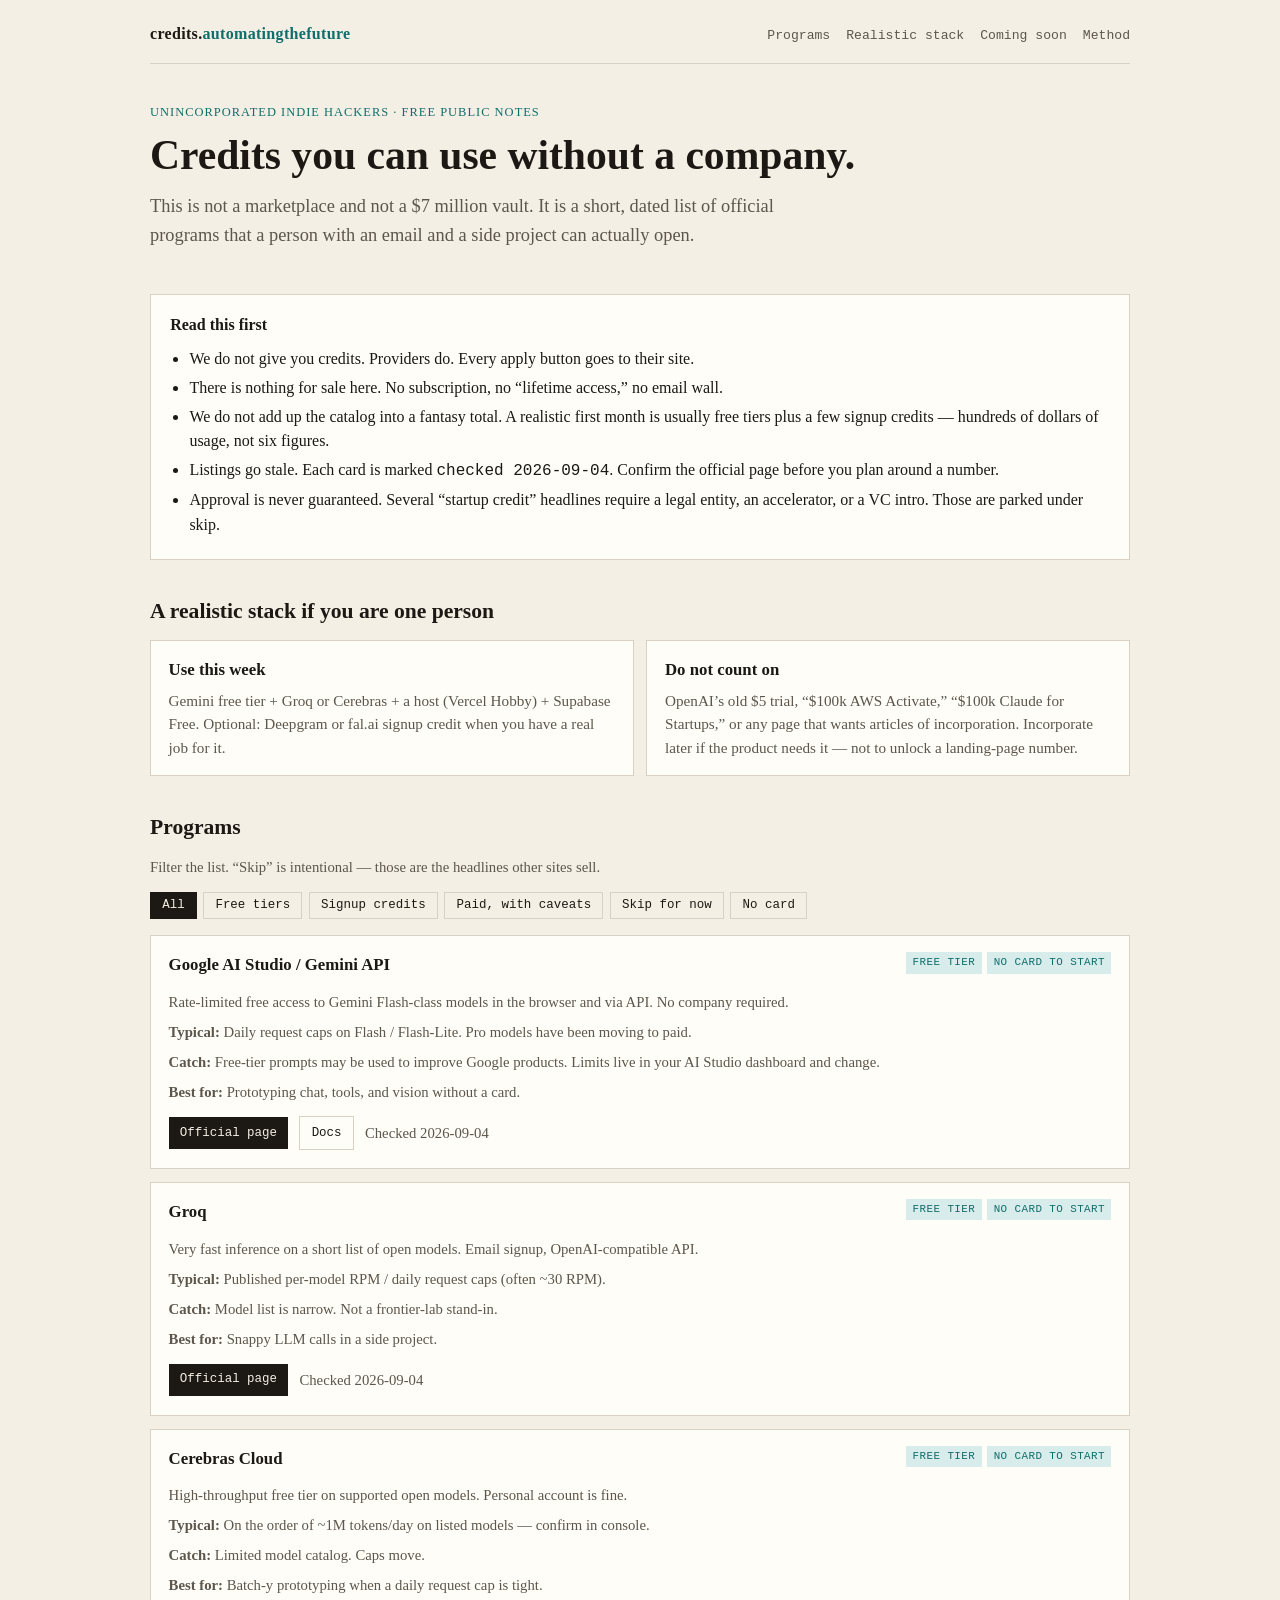
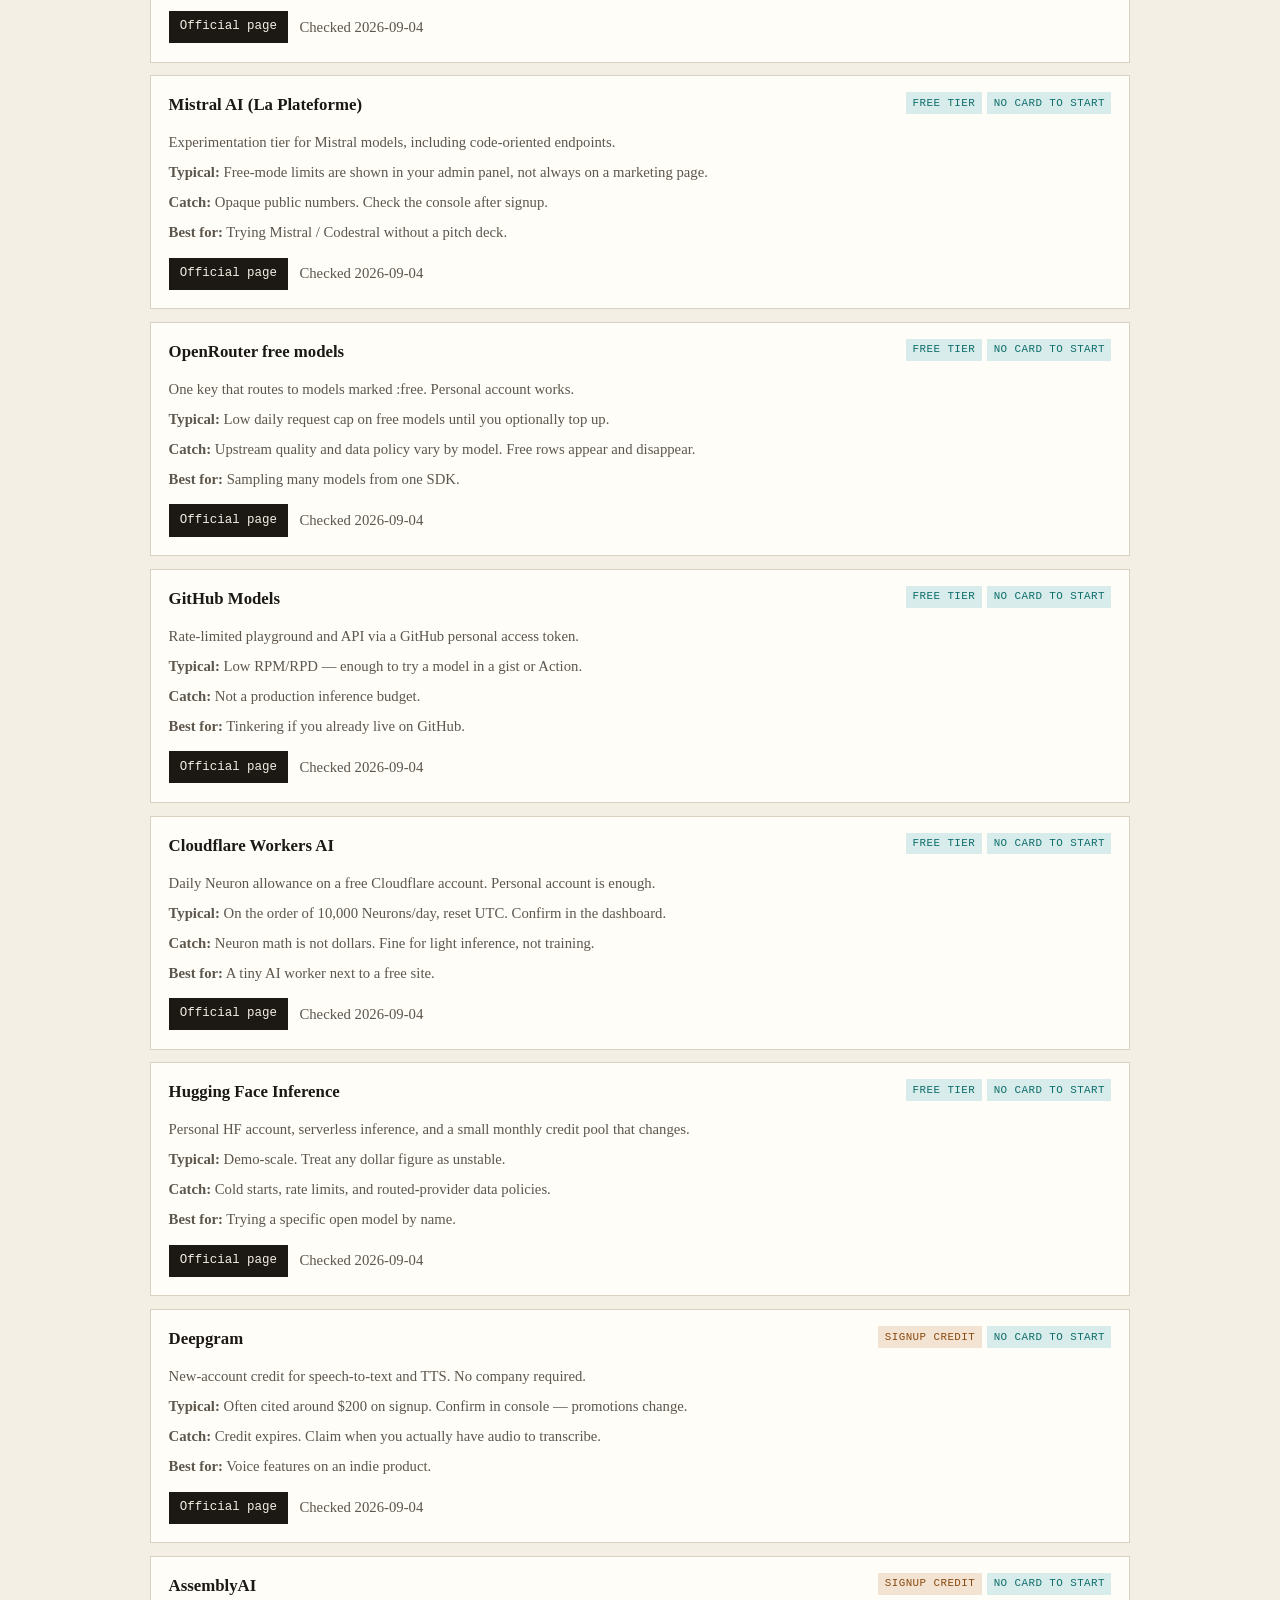
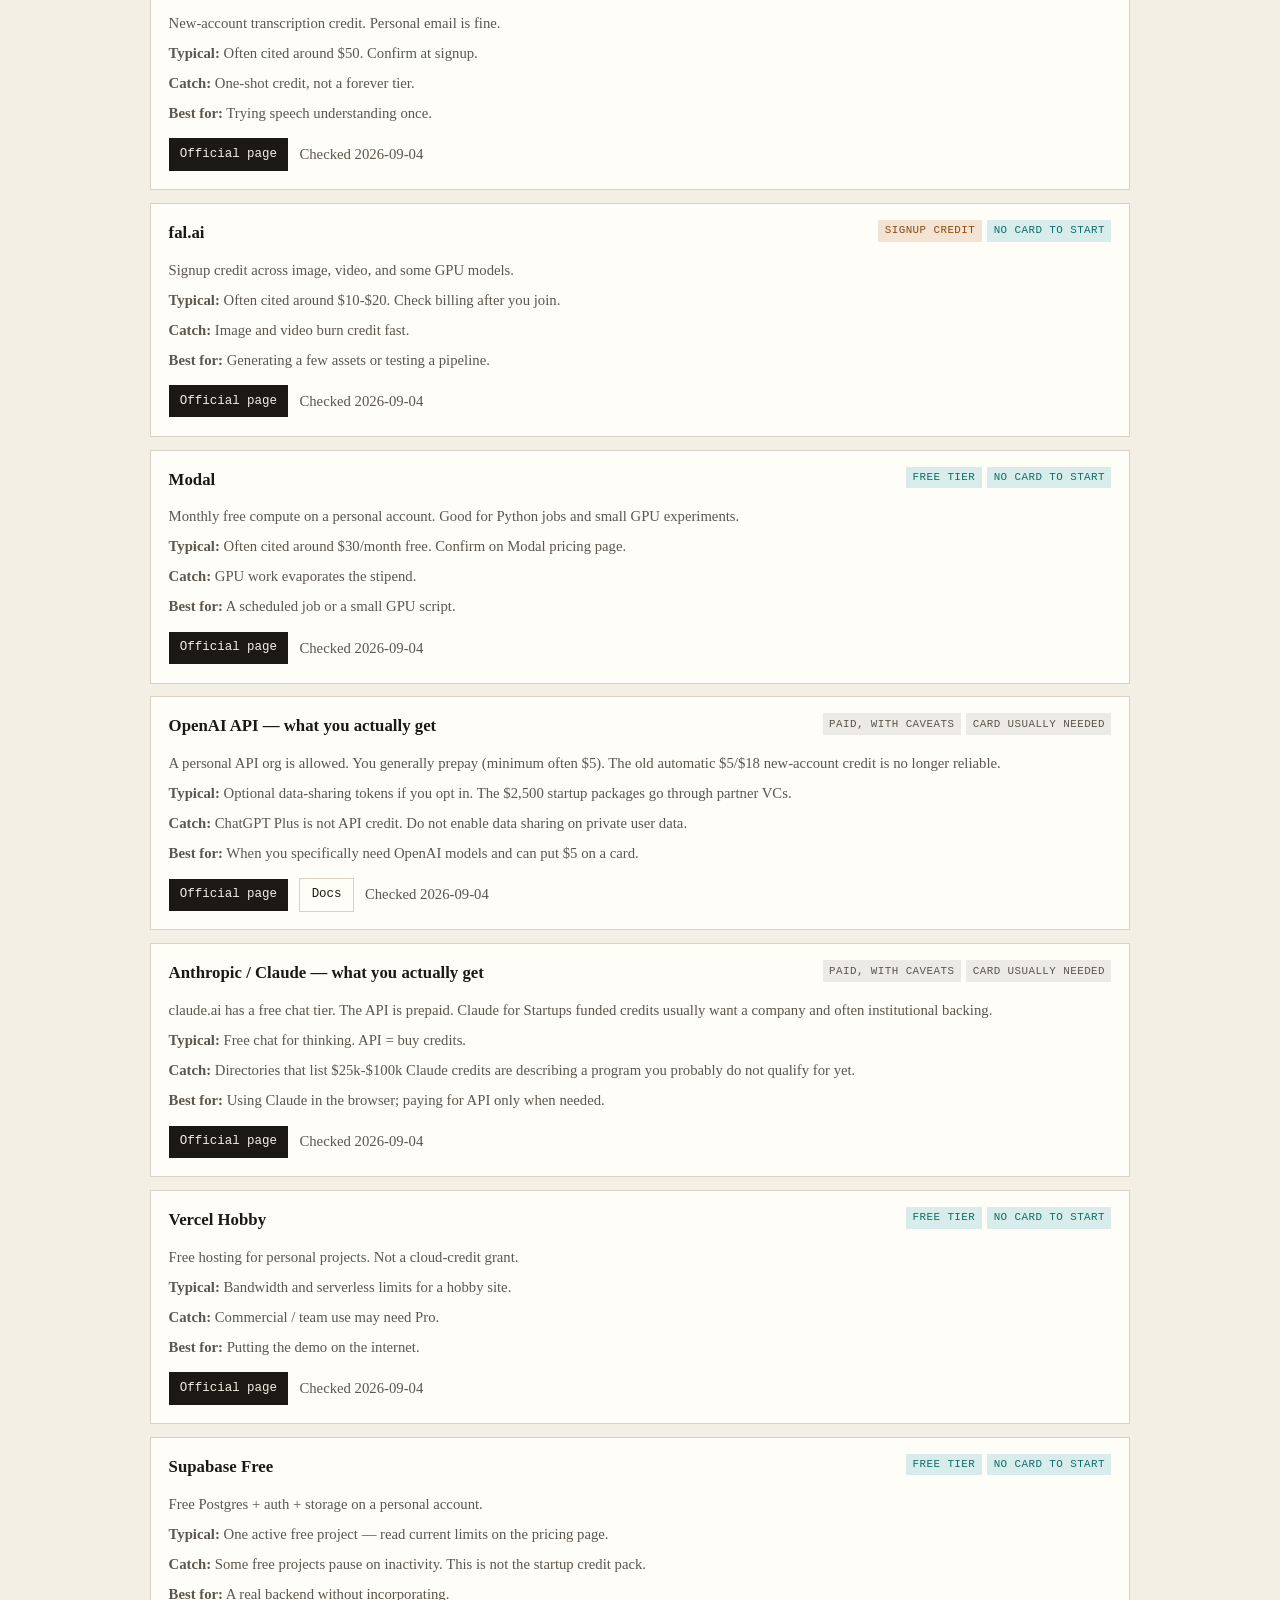
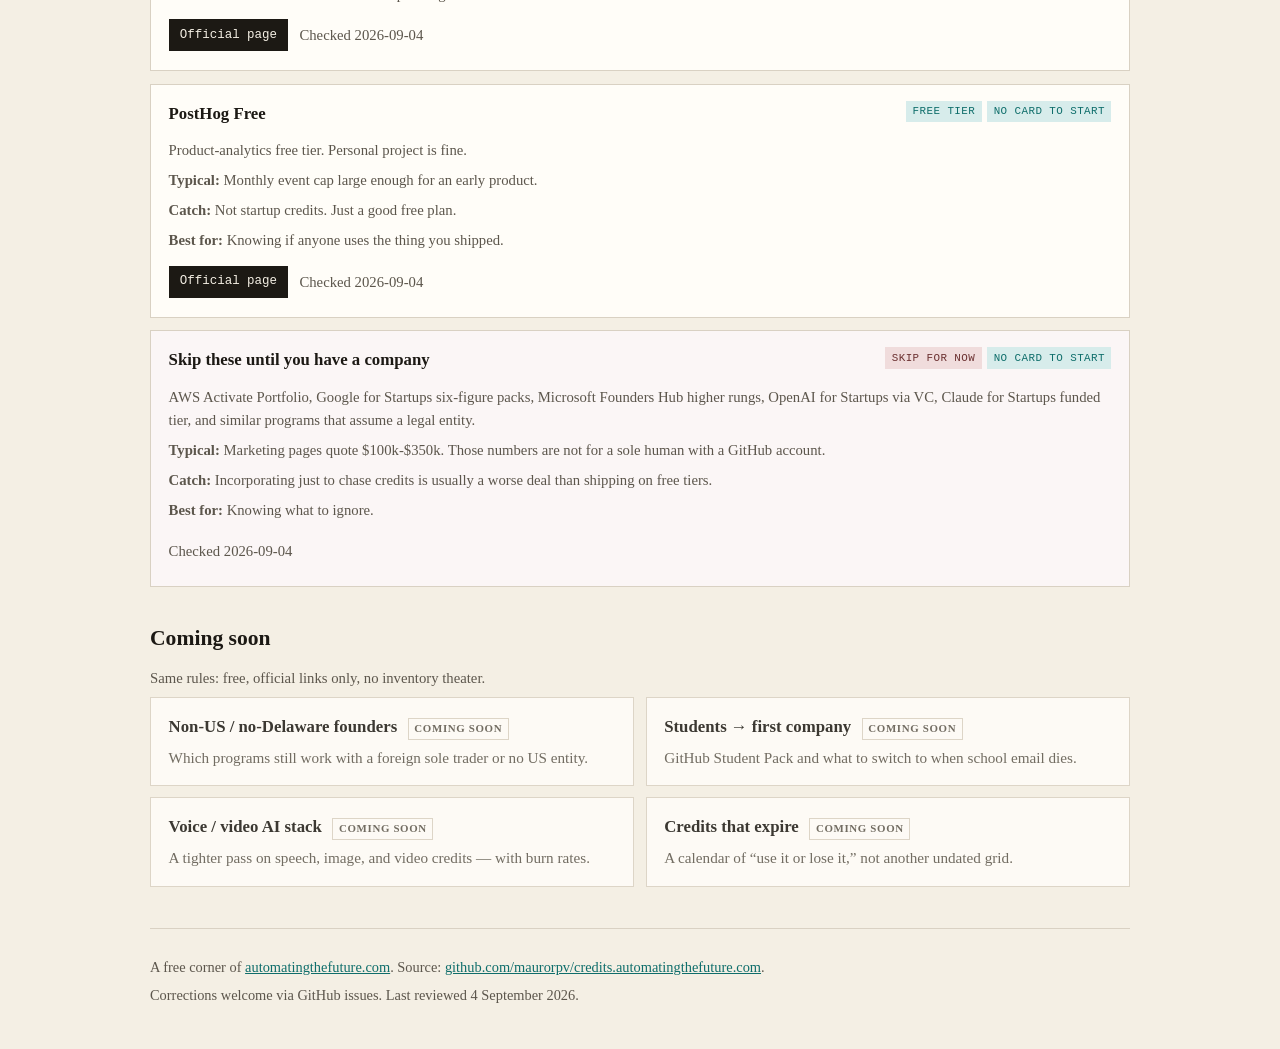
<file: index.html>
<!DOCTYPE html>
<html lang="en">
<head>
  <meta charset="utf-8">
  <meta name="viewport" content="width=device-width, initial-scale=1">
  <title>Credits for unincorporated indie hackers — Automating the Future</title>
  <meta name="description" content="A free, honest map of AI and cloud credits you can use without a company. We do not sell access. We do not issue credits.">
  <link rel="canonical" href="https://credits.automatingthefuture.com/">
  <link rel="stylesheet" href="styles.css">
</head>
<body>
  <header>
    <a class="brand" href="/">credits.<span>automatingthefuture</span></a>
    <nav>
      <a href="#programs">Programs</a>
      <a href="#stack">Realistic stack</a>
      <a href="#soon">Coming soon</a>
      <a href="method.html">Method</a>
    </nav>
  </header>
  <main>
    <section class="hero">
      <p class="kicker">Unincorporated indie hackers · free public notes</p>
      <h1>Credits you can use without a company.</h1>
      <p class="lede">This is not a marketplace and not a $7 million vault. It is a short, dated list of official programs that a person with an email and a side project can actually open.</p>
    </section>
    <aside class="honesty" id="honesty">
      <h2>Read this first</h2>
      <ul>
        <li>We do not give you credits. Providers do. Every apply button goes to their site.</li>
        <li>There is nothing for sale here. No subscription, no “lifetime access,” no email wall.</li>
        <li>We do not add up the catalog into a fantasy total. A realistic first month is usually free tiers plus a few signup credits — hundreds of dollars of usage, not six figures.</li>
        <li>Listings go stale. Each card is marked <span class="mono">checked 2026-09-04</span>. Confirm the official page before you plan around a number.</li>
        <li>Approval is never guaranteed. Several “startup credit” headlines require a legal entity, an accelerator, or a VC intro. Those are parked under skip.</li>
      </ul>
    </aside>
    <section id="stack">
      <h2>A realistic stack if you are one person</h2>
      <div class="stack">
        <div class="panel">
          <h3>Use this week</h3>
          <p>Gemini free tier + Groq or Cerebras + a host (Vercel Hobby) + Supabase Free. Optional: Deepgram or fal.ai signup credit when you have a real job for it.</p>
        </div>
        <div class="panel">
          <h3>Do not count on</h3>
          <p>OpenAI’s old $5 trial, “$100k AWS Activate,” “$100k Claude for Startups,” or any page that wants articles of incorporation. Incorporate later if the product needs it — not to unlock a landing-page number.</p>
        </div>
      </div>
    </section>
    <section id="programs">
      <h2>Programs</h2>
      <p class="meta">Filter the list. “Skip” is intentional — those are the headlines other sites sell.</p>
      <div class="filters" role="toolbar" aria-label="Filter programs">
        <button type="button" data-filter="all" aria-pressed="true">All</button>
        <button type="button" data-filter="free-tier">Free tiers</button>
        <button type="button" data-filter="signup-credit">Signup credits</button>
        <button type="button" data-filter="paid-with-caveats">Paid, with caveats</button>
        <button type="button" data-filter="skip">Skip for now</button>
        <button type="button" data-filter="nocard">No card</button>
      </div>
      <div class="cards" id="cards"></div>
    </section>
    <section id="soon">
      <h2>Coming soon</h2>
      <p class="meta">Same rules: free, official links only, no inventory theater.</p>
      <div class="soon">
        <div class="panel"><h3>Non-US / no-Delaware founders <span class="badge">Coming soon</span></h3><p>Which programs still work with a foreign sole trader or no US entity.</p></div>
        <div class="panel"><h3>Students → first company <span class="badge">Coming soon</span></h3><p>GitHub Student Pack and what to switch to when school email dies.</p></div>
        <div class="panel"><h3>Voice / video AI stack <span class="badge">Coming soon</span></h3><p>A tighter pass on speech, image, and video credits — with burn rates.</p></div>
        <div class="panel"><h3>Credits that expire <span class="badge">Coming soon</span></h3><p>A calendar of “use it or lose it,” not another undated grid.</p></div>
      </div>
    </section>
  </main>
  <footer>
    <p>A free corner of <a href="https://automatingthefuture.com">automatingthefuture.com</a>. Source: <a href="https://github.com/maurorpv/credits.automatingthefuture.com">github.com/maurorpv/credits.automatingthefuture.com</a>.</p>
    <p>Corrections welcome via GitHub issues. Last reviewed 4 September 2026.</p>
  </footer>
  <script src="app.js"></script>
</body>
</html>
</file>
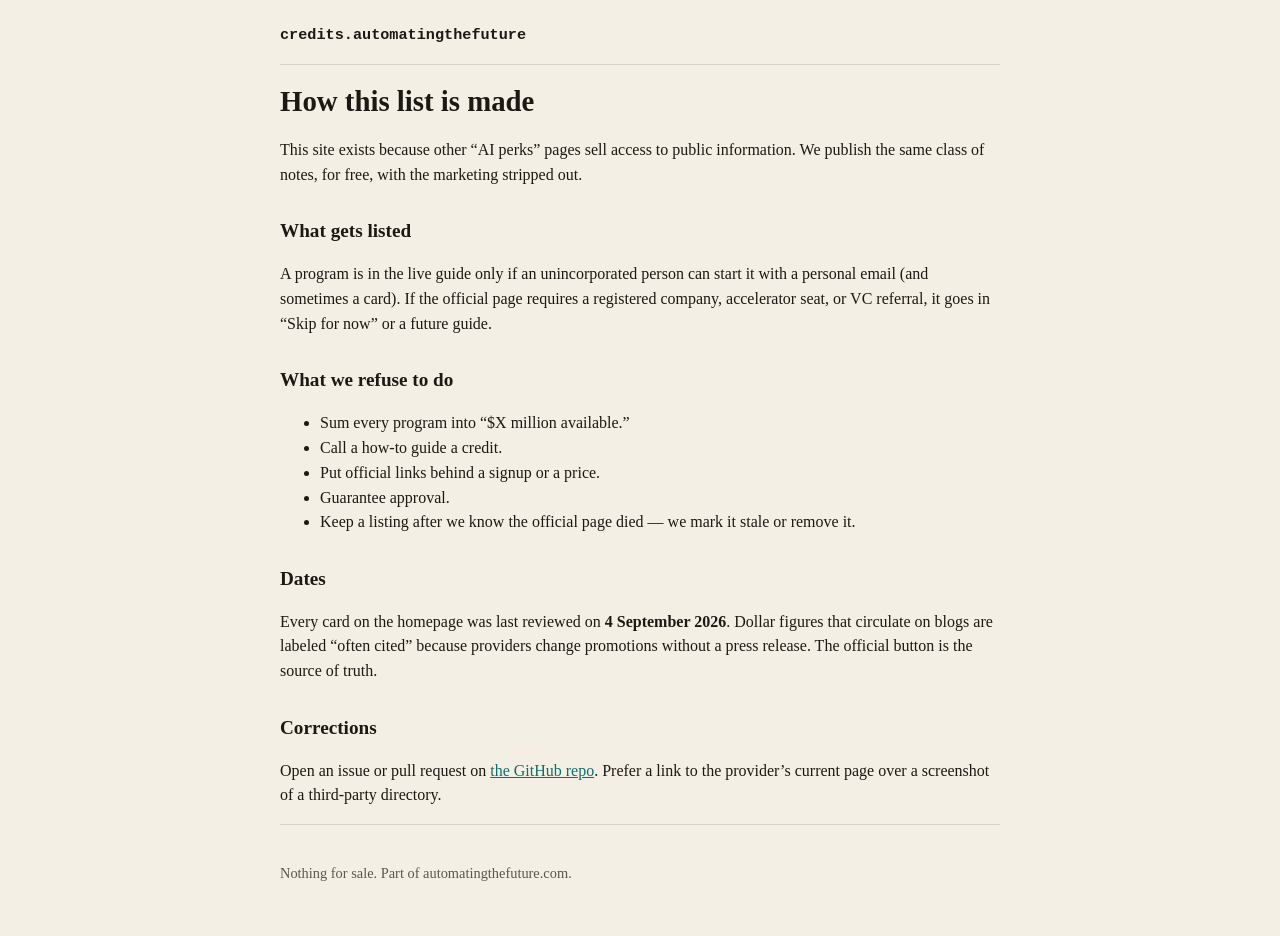
<file: method.html>
<!DOCTYPE html>
<html lang="en">
<head>
  <meta charset="utf-8">
  <meta name="viewport" content="width=device-width, initial-scale=1">
  <title>Method — Credits · Automating the Future</title>
  <link rel="canonical" href="https://credits.automatingthefuture.com/method.html">
  <style>
    :root { --paper:#f4efe4; --ink:#1c1914; --muted:#5c564c; --line:#d9d1c3; --accent:#0f6e6b; }
    body { margin:0; font-family:"Iowan Old Style","Palatino Linotype",Palatino,Georgia,serif; background:var(--paper); color:var(--ink); line-height:1.55; }
    header, main, footer { width:min(720px, calc(100% - 2rem)); margin:0 auto; }
    header { padding:1.4rem 0 1rem; border-bottom:1px solid var(--line); }
    a { color:var(--accent); }
    .brand { font-weight:700; text-decoration:none; color:var(--ink); font-family:ui-monospace,Menlo,Consolas,monospace; font-size:0.95rem; }
    h1 { font-size:1.8rem; line-height:1.2; }
    h2 { font-size:1.2rem; margin-top:1.8rem; }
    footer { border-top:1px solid var(--line); padding:1.4rem 0 2.4rem; color:var(--muted); font-size:0.9rem; }
  </style>
</head>
<body>
  <header>
    <a class="brand" href="/">credits.automatingthefuture</a>
  </header>
  <main>
    <h1>How this list is made</h1>
    <p>This site exists because other “AI perks” pages sell access to public information. We publish the same class of notes, for free, with the marketing stripped out.</p>
    <h2>What gets listed</h2>
    <p>A program is in the live guide only if an unincorporated person can start it with a personal email (and sometimes a card). If the official page requires a registered company, accelerator seat, or VC referral, it goes in “Skip for now” or a future guide.</p>
    <h2>What we refuse to do</h2>
    <ul>
      <li>Sum every program into “$X million available.”</li>
      <li>Call a how-to guide a credit.</li>
      <li>Put official links behind a signup or a price.</li>
      <li>Guarantee approval.</li>
      <li>Keep a listing after we know the official page died — we mark it stale or remove it.</li>
    </ul>
    <h2>Dates</h2>
    <p>Every card on the homepage was last reviewed on <strong>4 September 2026</strong>. Dollar figures that circulate on blogs are labeled “often cited” because providers change promotions without a press release. The official button is the source of truth.</p>
    <h2>Corrections</h2>
    <p>Open an issue or pull request on <a href="https://github.com/maurorpv/credits.automatingthefuture.com">the GitHub repo</a>. Prefer a link to the provider’s current page over a screenshot of a third-party directory.</p>
  </main>
  <footer>
    <p>Nothing for sale. Part of automatingthefuture.com.</p>
  </footer>
</body>
</html>
</file>
<file: styles.css>
:root {
  --paper: #f4efe4;
  --ink: #1c1914;
  --muted: #5c564c;
  --line: #d9d1c3;
  --accent: #0f6e6b;
  --accent-soft: #d7eceb;
  --warn: #8a4b12;
  --warn-soft: #f3e3d2;
  --skip: #6b3030;
  --skip-soft: #f0dcdc;
  --card: #fffdf8;
}
* { box-sizing: border-box; }
html { scroll-behavior: smooth; }
body {
  margin: 0;
  font-family: "Iowan Old Style", "Palatino Linotype", Palatino, "Book Antiqua", Georgia, serif;
  background: var(--paper);
  color: var(--ink);
  line-height: 1.55;
}
code, .mono, button, .tag, nav a, .btn {
  font-family: ui-monospace, "SF Mono", Menlo, Consolas, monospace;
}
a { color: var(--accent); }
header, main, footer { width: min(980px, calc(100% - 2rem)); margin: 0 auto; }
header {
  display: flex; justify-content: space-between; align-items: baseline;
  padding: 1.4rem 0 1rem; border-bottom: 1px solid var(--line);
  gap: 1rem; flex-wrap: wrap;
}
.brand { font-weight: 700; letter-spacing: 0.02em; text-decoration: none; color: var(--ink); }
.brand span { color: var(--accent); }
nav { display: flex; gap: 1rem; font-size: 0.82rem; }
nav a { color: var(--muted); text-decoration: none; }
nav a:hover { color: var(--ink); }
.hero { padding: 2.4rem 0 1.2rem; }
.kicker { font-size: 0.78rem; letter-spacing: 0.08em; text-transform: uppercase; color: var(--accent); margin: 0 0 0.6rem; }
h1 { font-size: clamp(1.8rem, 4vw, 2.6rem); line-height: 1.15; margin: 0 0 0.8rem; font-weight: 700; }
.lede { font-size: 1.15rem; color: var(--muted); max-width: 42rem; margin: 0; }
.honesty { background: var(--card); border: 1px solid var(--line); padding: 1.1rem 1.2rem; margin: 1.6rem 0 2rem; }
.honesty h2 { margin: 0 0 0.6rem; font-size: 1rem; }
.honesty ul { margin: 0; padding-left: 1.2rem; }
.honesty li { margin: 0.25rem 0; }
h2 { font-size: 1.35rem; margin: 2.2rem 0 0.7rem; }
h3 { font-size: 1.05rem; margin: 0 0 0.35rem; }
.stack { display: grid; grid-template-columns: 1fr 1fr; gap: 0.8rem; }
@media (max-width: 700px) { .stack, .soon { grid-template-columns: 1fr; } }
.panel { background: var(--card); border: 1px solid var(--line); padding: 1rem 1.1rem; }
.panel p { margin: 0.3rem 0 0; color: var(--muted); font-size: 0.95rem; }
.filters { display: flex; flex-wrap: wrap; gap: 0.4rem; margin: 0.8rem 0 1rem; }
.filters button {
  background: transparent; border: 1px solid var(--line); color: var(--ink);
  padding: 0.35rem 0.7rem; cursor: pointer; font-size: 0.78rem;
}
.filters button[aria-pressed="true"] { background: var(--ink); color: var(--paper); border-color: var(--ink); }
.cards { display: grid; gap: 0.8rem; }
article.card { background: var(--card); border: 1px solid var(--line); padding: 1rem 1.1rem; }
article.card.skip { background: #fbf6f6; }
.row { display: flex; justify-content: space-between; gap: 0.8rem; align-items: flex-start; flex-wrap: wrap; }
.tags { display: flex; gap: 0.35rem; flex-wrap: wrap; }
.tag {
  font-size: 0.68rem; letter-spacing: 0.04em; text-transform: uppercase;
  padding: 0.15rem 0.4rem; background: var(--accent-soft); color: var(--accent);
}
.tag.credit { background: var(--warn-soft); color: var(--warn); }
.tag.caveat, .tag.cardyes { background: #eceae4; color: var(--muted); }
.tag.skip { background: var(--skip-soft); color: var(--skip); }
.meta { color: var(--muted); font-size: 0.92rem; margin: 0.45rem 0; }
.actions { margin-top: 0.7rem; display: flex; gap: 0.7rem; flex-wrap: wrap; align-items: center; }
.btn { display: inline-block; background: var(--ink); color: var(--paper); text-decoration: none; padding: 0.4rem 0.7rem; font-size: 0.78rem; }
.btn.ghost { background: transparent; color: var(--ink); border: 1px solid var(--line); }
.soon { display: grid; grid-template-columns: repeat(2, 1fr); gap: 0.7rem; }
.soon .panel { opacity: 0.85; }
.badge {
  display: inline-block; font-size: 0.68rem; text-transform: uppercase;
  letter-spacing: 0.06em; color: var(--muted); border: 1px solid var(--line);
  padding: 0.1rem 0.35rem; margin-left: 0.4rem;
}
footer { border-top: 1px solid var(--line); padding: 1.4rem 0 2.4rem; margin-top: 2.6rem; color: var(--muted); font-size: 0.9rem; }
footer p { margin: 0.3rem 0; }
</file>
